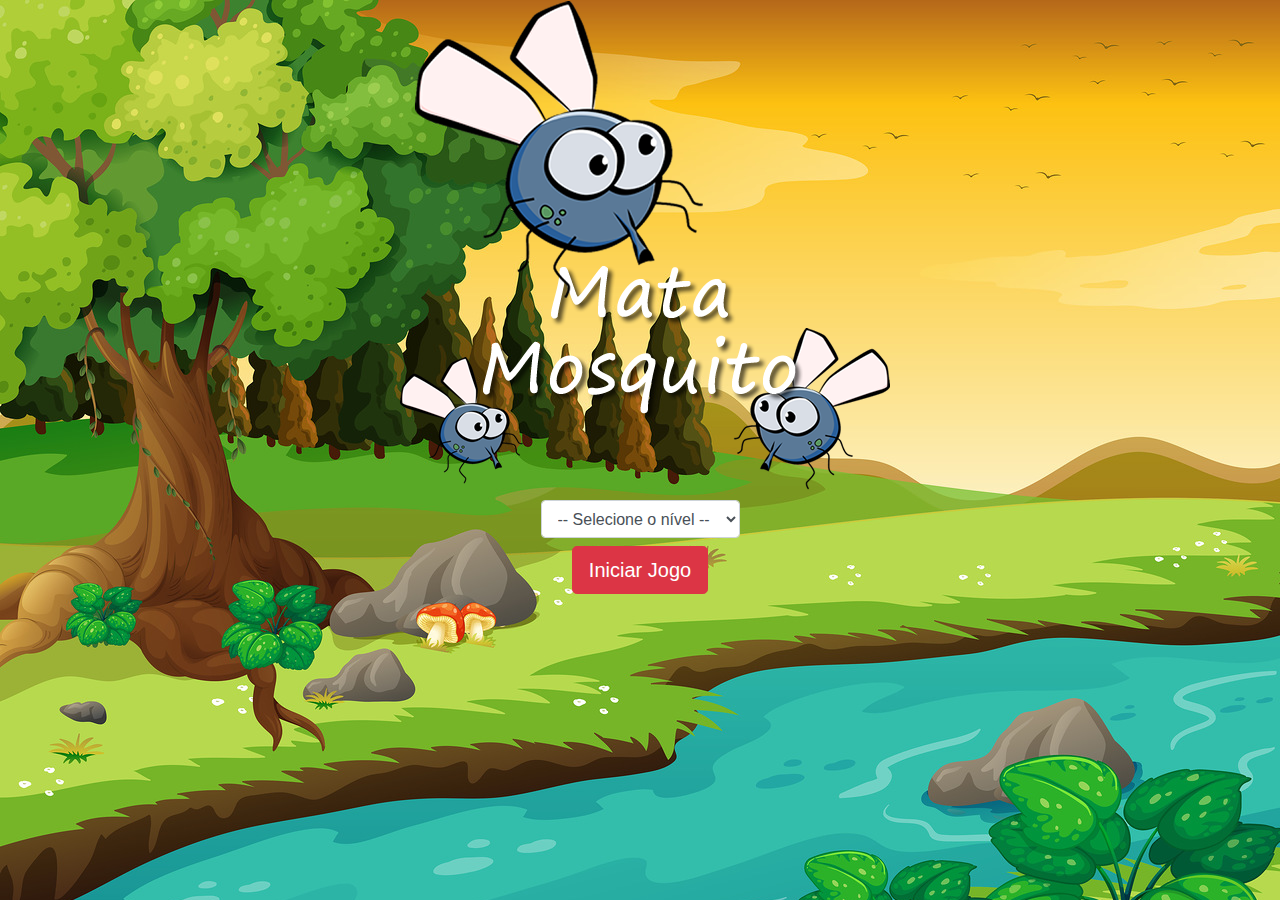
<file: index.html>
<!DOCTYPE html>
<html lang="pt-br">
<head>
  <meta charset="UTF-8">
  <meta name="viewport" content="width=device-width, initial-scale=1.0">
  <title>Jodo do Mosquito</title>

  <link rel="shortcut icon" href="assets/img/favicon.png" type="image/x-icon">

  <link rel="stylesheet" href="https://maxcdn.bootstrapcdn.com/bootstrap/4.0.0/css/bootstrap.min.css" integrity="sha384-Gn5384xqQ1aoWXA+058RXPxPg6fy4IWvTNh0E263XmFcJlSAwiGgFAW/dAiS6JXm" crossorigin="anonymous">
  <link rel="stylesheet" href="assets/css/estilo.css">

  <script>
    function iniciarJogo(){

      var nivel = document.getElementById('nivel').value
      if(nivel === ''){
        alert('Selecione um nível para iniciar o jogo')
        return false
      }

      window.location.href = 'jogar.html?' + nivel
      
    }
  </script>
</head>
<body>
  
  <div class="container">
    <div class="row">
      <div class="col">
        <div class="d-flex justify-content-center">
          <img src="assets/img/game.png">
        </div>
      </div>
    </div>

    <div class="row">
      <div class="col">
        <div class="d-flex justify-content-center">
          <div class="mb-2">
            <select class="form-control" id="nivel">
              <option value="">-- Selecione o nível --</option>
              <option value="facil">Fácil</option>
              <option value="normal">Normal</option>
              <option value="dificil">Difícil</option>
            </select>
          </div>
        </div>
      </div>
    </div>

    <div class="row">
      <div class="col">
        <div class="d-flex justify-content-center">
          <button type="button" class="btn btn-danger btn-lg" onclick="iniciarJogo()">Iniciar Jogo</button>
        </div>
      </div>
    </div>
  </div>

</body>
</html>
</file>
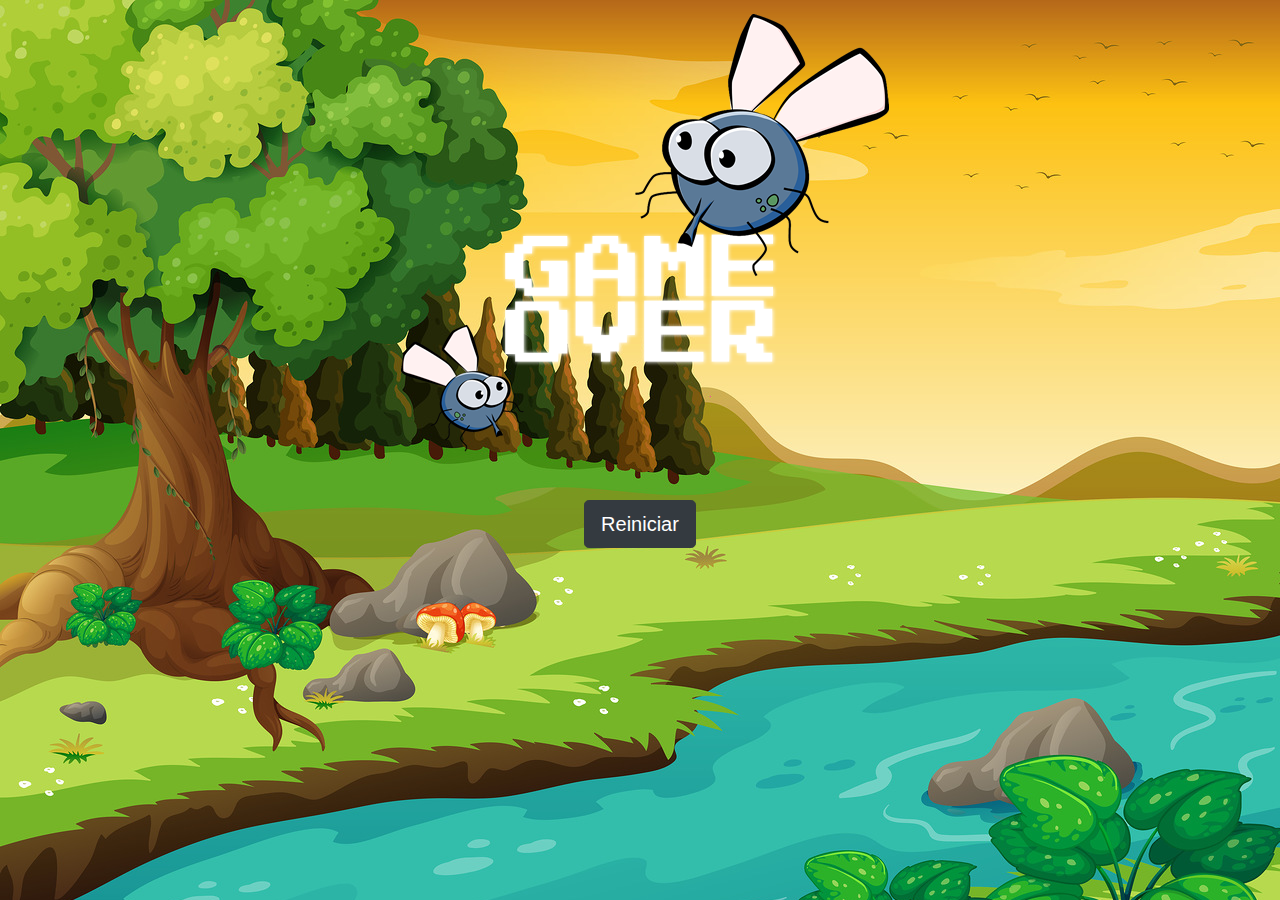
<file: fimDeJogo.html>
<!DOCTYPE html>
<html lang="pt-br">
<head>
  <meta charset="UTF-8">
  <meta name="viewport" content="width=device-width, initial-scale=1.0">
  <title>Game Over</title>
  
  <link rel="shortcut icon" href="assets/img/favicon.png" type="image/x-icon">
  <link rel="stylesheet" href="https://maxcdn.bootstrapcdn.com/bootstrap/4.0.0/css/bootstrap.min.css" integrity="sha384-Gn5384xqQ1aoWXA+058RXPxPg6fy4IWvTNh0E263XmFcJlSAwiGgFAW/dAiS6JXm" crossorigin="anonymous">
  <link rel="stylesheet" href="assets/css/estilo.css">
</head>
<body>
  
  <div class="container">
    <div class="row">
      <div class="col">
        <div class="d-flex justify-content-center">
          <img src="assets/img/game_over.png">
        </div>
      </div>
    </div>

    <div class="row">
      <div class="col">
        <div class="d-flex justify-content-center">
          <button type="button" class="btn btn-dark btn-lg" onclick="window.location.href='index.html'">Reiniciar</button>
        </div>
      </div>
    </div>
  </div>

</body>
</html>
</file>
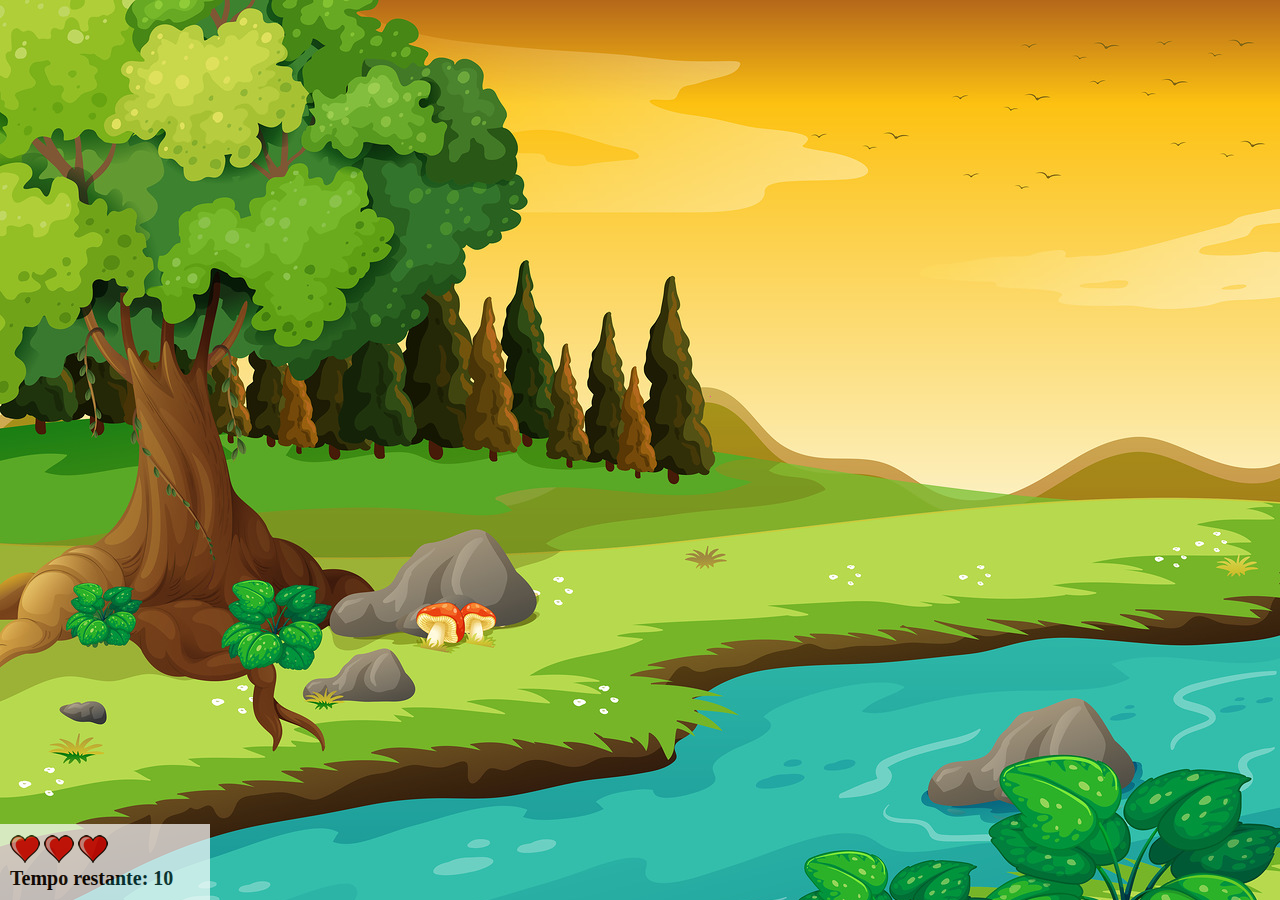
<file: jogar.html>
<!DOCTYPE html>
<html lang="pt-br">
<head>
  <meta charset="UTF-8">
  <meta name="viewport" content="width=device-width, initial-scale=1.0">
  <title>Jogo Mata Mosquito</title>

  <link rel="stylesheet" href="assets/css/estilo.css" type="text/css">
  <script src="assets/js/jogo.js"></script>
</head>
<body onresize="tamanhoDaTela()">


  <div class="painel">
    <div class="vidas">
      <img id="v1" src="assets/img/coracao_cheio.png">
      <img id="v2" src="assets/img/coracao_cheio.png">
      <img id="v3" src="assets/img/coracao_cheio.png">
    </div>

    <div class="cronometro">
      Tempo restante: <span id="cronometro"></span>
    </div>
  </div>
  
  <script>
    
    document.getElementById('cronometro').innerHTML = tempo

    // Gerando o mosquito na tela a cada x tempo
    var criaMosquito = setInterval(function(){
      posicaoRandomica()
    }, criaMosquitoTempo)

  </script>


</body>
</html>
</file>
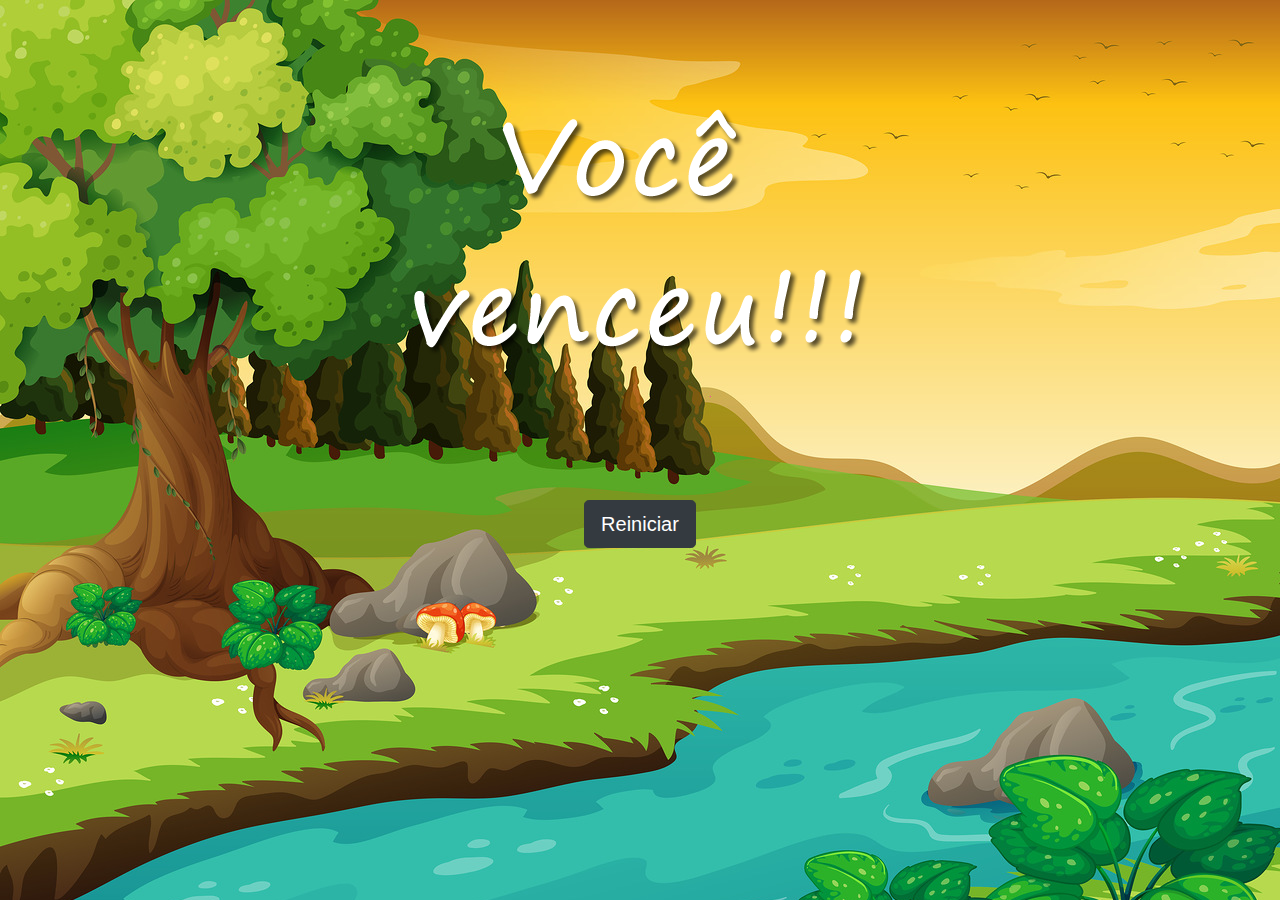
<file: vitoria.html>
<!DOCTYPE html>
<html lang="pt-br">
<head>
  <meta charset="UTF-8">
  <meta name="viewport" content="width=device-width, initial-scale=1.0">
  <title>Você Venceu</title>

  <link rel="shortcut icon" href="assets/img/favicon.png" type="image/x-icon">
  <link rel="stylesheet" href="https://maxcdn.bootstrapcdn.com/bootstrap/4.0.0/css/bootstrap.min.css" integrity="sha384-Gn5384xqQ1aoWXA+058RXPxPg6fy4IWvTNh0E263XmFcJlSAwiGgFAW/dAiS6JXm" crossorigin="anonymous">
  <link rel="stylesheet" href="assets/css/estilo.css">
</head>
<body>
  
  <div class="container">
    <div class="row">
      <div class="col">
        <div class="d-flex justify-content-center">
          <img src="assets/img/vitoria.png">
        </div>
      </div>
    </div>

    <div class="row">
      <div class="col">
        <div class="d-flex justify-content-center">
          <button type="button" class="btn btn-dark btn-lg" onclick="window.location.href='index.html'">Reiniciar</button>
        </div>
      </div>
    </div>
  </div>

</body>
</html>
</file>
<file: assets/css/estilo.css>
/* Definições gerais */
html{
  cursor: url(../img/mata_mosquito.png) 30 30, auto;
}

body{
  background-image: url(../img/bg.jpg);
  background-repeat: no-repeat;
  background-size: cover;
}

/* Tamanhos do mosquito */
.mosquito1{
  width: 50px;
  height: 50px;
}

.mosquito2{
  width: 70px;
  height: 70px;
}

.mosquito3{
  width: 90px;
  height: 90px;
}

/* Mudando o lado do mosquito para direita ou esquerda */

.ladoA{
  transform: scaleX(1);
}
.ladoB{
  transform: scaleX(-1);
}

/* painel do jogo */
.painel{
  position: absolute;
  width: 190px;
  padding: 10px;
  left: 0;
  bottom: 0px;
  border-top: solid 1px #fff;
  background-color: #fff;
  opacity: 0.7;
}
.vidas{
  float: left;
}
.cronometro{
  float: left;
  font-size: 20px;
  font-weight: bold;
}
</file>
